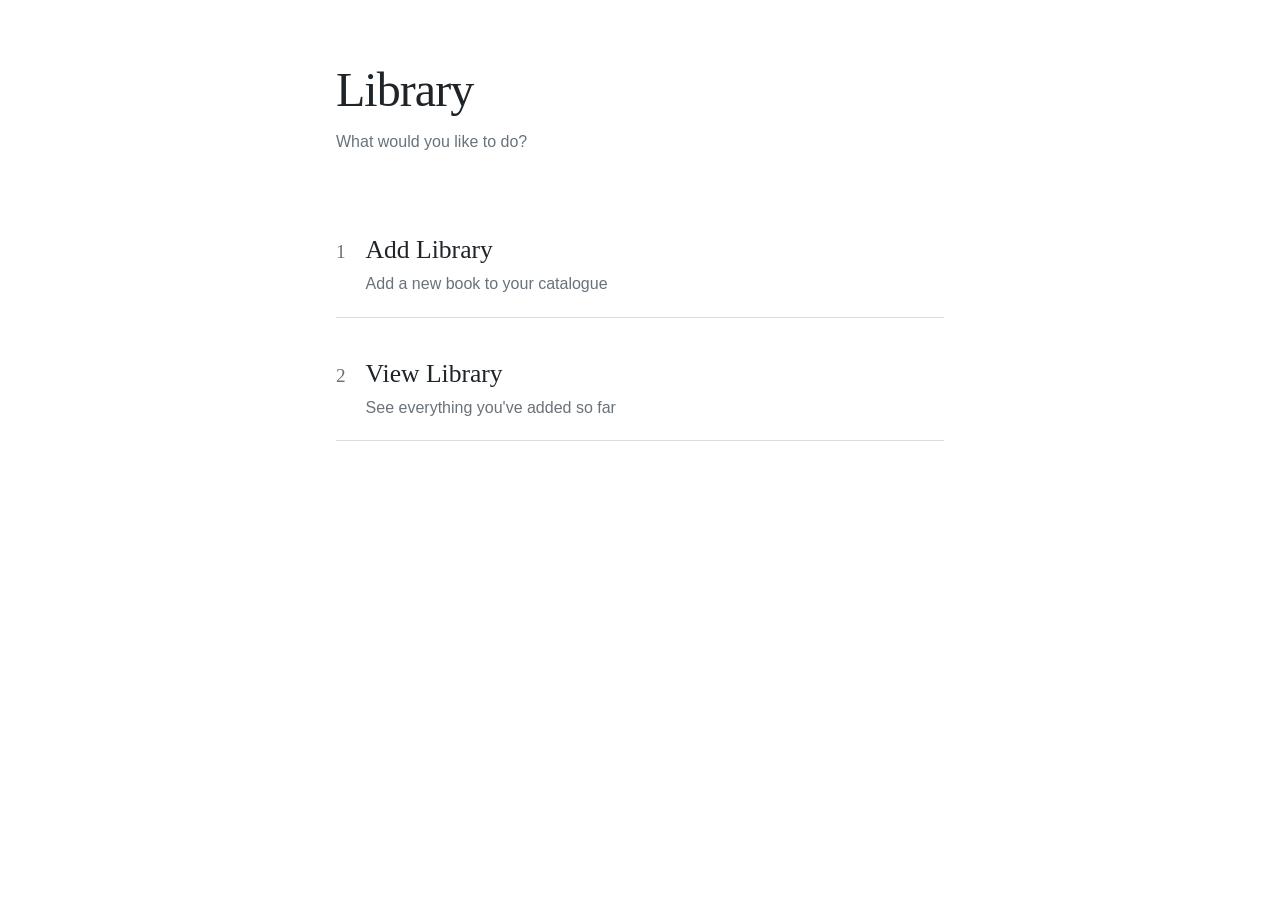
<file: Library/index.html>
<!DOCTYPE html>
<html lang="en">
<head>
  <meta charset="UTF-8">
  <meta name="viewport" content="width=device-width, initial-scale=1">
  <title>Library</title>
  <link rel="stylesheet" href="wp.css">
</head>
<body>
  <main>
    <header>
      <h1>Library</h1>
      <p>What would you like to do?</p>
    </header>

    <nav class="choices" aria-label="Library options">
      <a class="choice" href="library.html#book-form">
        <span class="num">1</span>
        <span class="label">Add Library</span>
        <span class="hint">Add a new book to your catalogue</span>
      </a>
      <a class="choice" href="library.html#catalogue-heading">
        <span class="num">2</span>
        <span class="label">View Library</span>
        <span class="hint">See everything you've added so far</span>
      </a>
    </nav>
  </main>
</body>
</html>
</file>
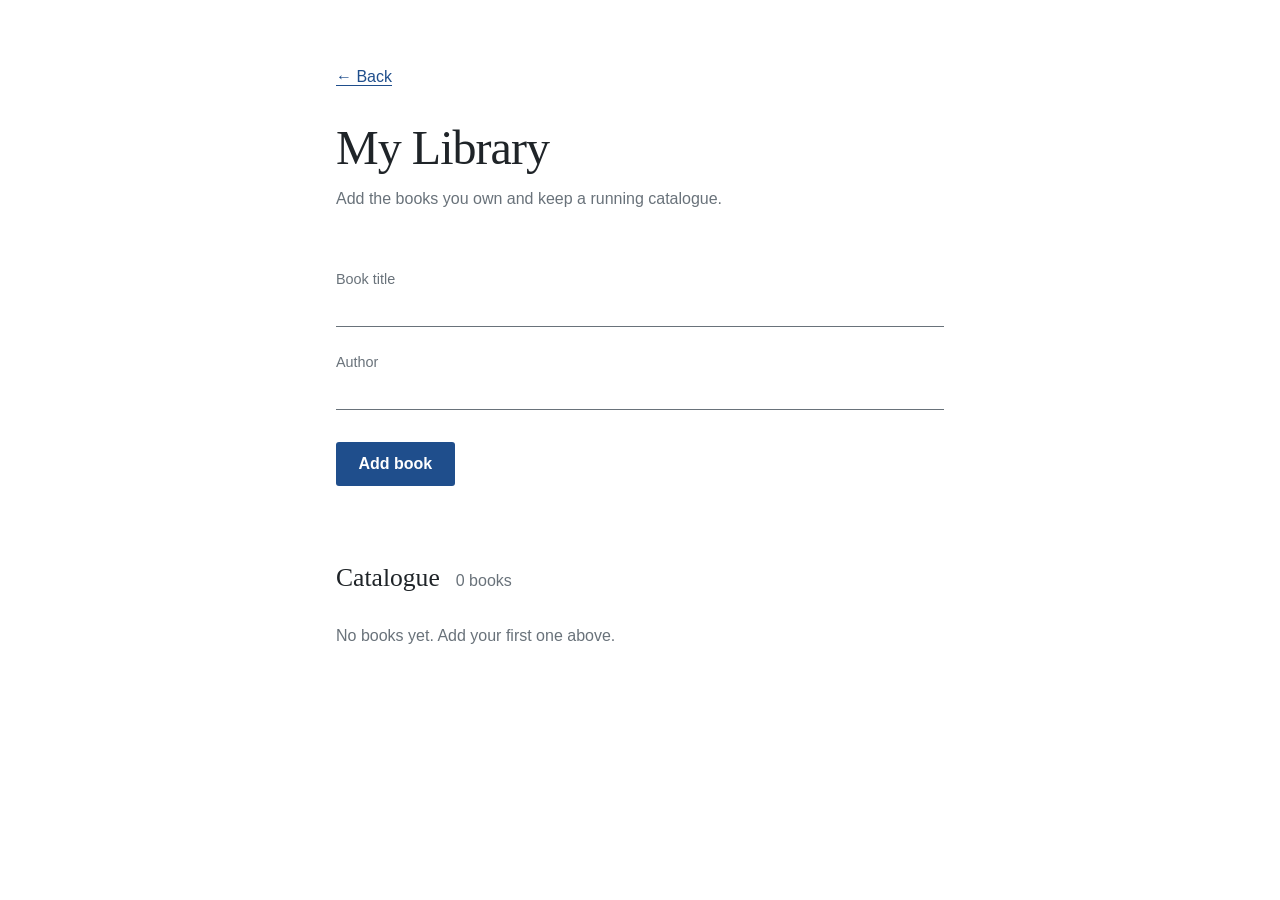
<file: Library/library.html>
<!DOCTYPE html>
<html lang="en">
<head>
  <meta charset="UTF-8">
  <meta name="viewport" content="width=device-width, initial-scale=1">
  <title>My Library</title>
  <link rel="stylesheet" href="wp.css">
</head>
<body>
  <main>
  <a class="back" href="index.html">← Back</a>
  <header>
  <main>
    <header>
      <h1>My Library</h1>
      <p>Add the books you own and keep a running catalogue.</p>
    </header>

    <form id="book-form">
      <label for="title">Book title</label>
      <input id="title" name="title" type="text" autocomplete="off" required>

      <label for="author">Author</label>
      <input id="author" name="author" type="text" autocomplete="off" required>

      <button type="submit">Add book</button>
    </form>

    <section aria-labelledby="catalogue-heading">
      <div class="heading-row">
        <h2 id="catalogue-heading">Catalogue</h2>
        <p id="summary">0 books</p>
        <button type="button" id="download" class="link" hidden>Download books.csv</button>
      </div>

      <ol id="book-list"></ol>
      <p id="empty">No books yet. Add your first one above.</p>
    </section>
  </main>

  <script>
    const form = document.getElementById("book-form");
    const list = document.getElementById("book-list");
    const empty = document.getElementById("empty");
    const summary = document.getElementById("summary");
    const download = document.getElementById("download");

    let books = [];
    try {
      books = JSON.parse(localStorage.getItem("books")) || [];
    } catch (e) {
      books = [];
    }

    function render() {
      list.innerHTML = "";
      books.forEach((book) => {
        const li = document.createElement("li");

        const title = document.createElement("span");
        title.className = "title";
        title.textContent = book.title;

        const leader = document.createElement("span");
        leader.className = "leader";
        leader.setAttribute("aria-hidden", "true");

        const author = document.createElement("span");
        author.className = "author";
        author.textContent = book.author;

        li.append(title, leader, author);
        list.appendChild(li);
      });

      summary.textContent = books.length + (books.length === 1 ? " book" : " books");
      empty.hidden = books.length > 0;
      download.hidden = books.length === 0;
    }

    form.addEventListener("submit", (event) => {
      event.preventDefault();
      books.push({
        title: form.title.value.trim(),
        author: form.author.value.trim()
      });
      try {
        localStorage.setItem("books", JSON.stringify(books));
      } catch (e) {}
      form.reset();
      form.title.focus();
      render();
    });

    // Same two-column layout as the Python program's books.csv
    download.addEventListener("click", () => {
      const quote = (text) => '"' + text.replace(/"/g, '""') + '"';
      const csv = books.map((b) => quote(b.title) + "," + quote(b.author)).join("\r\n") + "\r\n";
      const url = URL.createObjectURL(new Blob([csv], { type: "text/csv" }));
      const a = document.createElement("a");
      a.href = url;
      a.download = "books.csv";
      a.click();
      URL.revokeObjectURL(url);
    });

    render();
  </script>
</body>
</html>
</file>
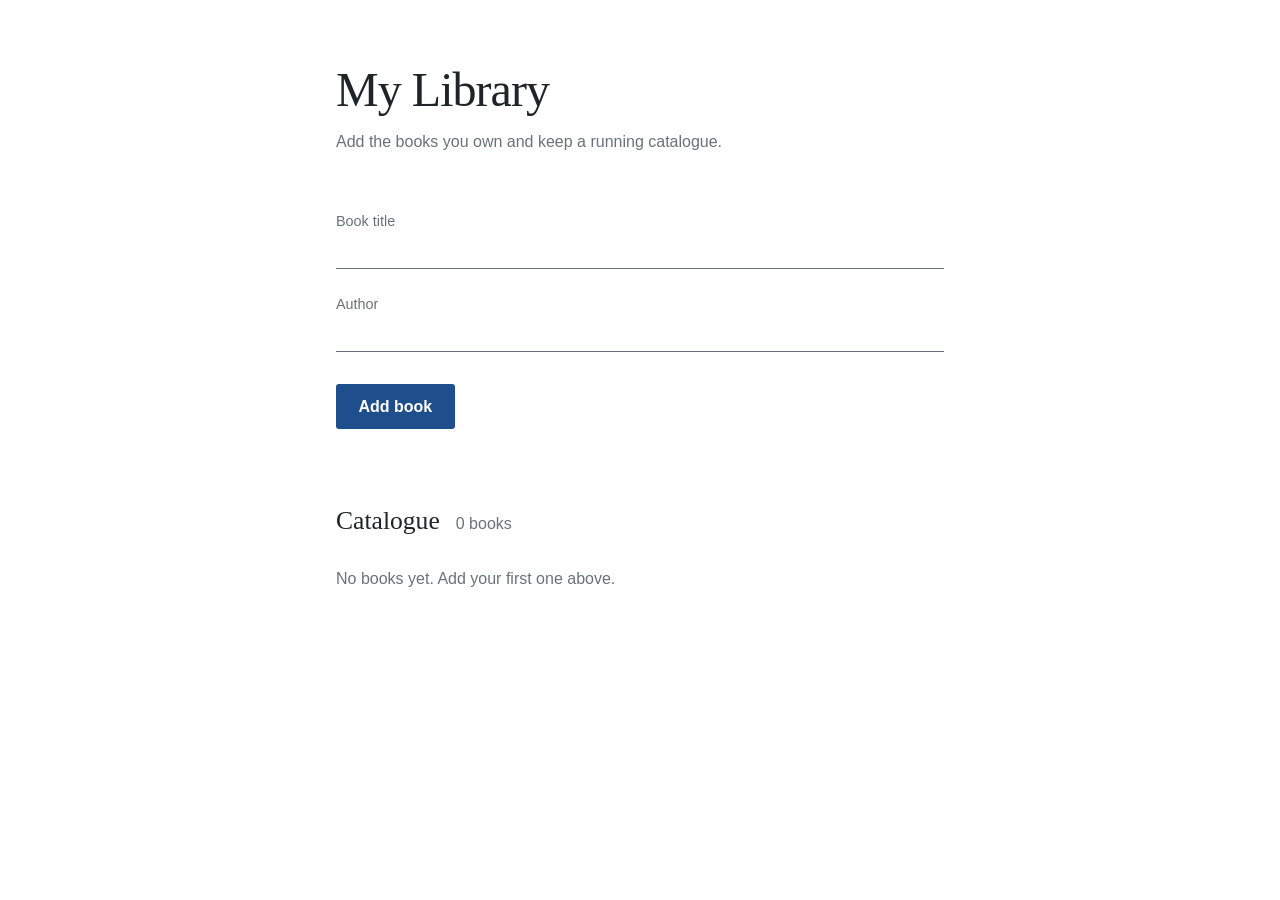
<file: Library/webpage.html>
<!DOCTYPE html>
<html lang="en">
<head>
  <meta charset="UTF-8">
  <meta name="viewport" content="width=device-width, initial-scale=1">
  <title>My Library</title>
  <link rel="stylesheet" href="wp.css">
</head>
<body>
  <main>
    <header>
      <h1>My Library</h1>
      <p>Add the books you own and keep a running catalogue.</p>
    </header>

    <form id="book-form">
      <label for="title">Book title</label>
      <input id="title" name="title" type="text" autocomplete="off" required>

      <label for="author">Author</label>
      <input id="author" name="author" type="text" autocomplete="off" required>

      <button type="submit">Add book</button>
    </form>

    <section aria-labelledby="catalogue-heading">
      <div class="heading-row">
        <h2 id="catalogue-heading">Catalogue</h2>
        <p id="summary">0 books</p>
        <button type="button" id="download" class="link" hidden>Download books.csv</button>
      </div>

      <ol id="book-list"></ol>
      <p id="empty">No books yet. Add your first one above.</p>
    </section>
  </main>

  <script>
    const form = document.getElementById("book-form");
    const list = document.getElementById("book-list");
    const empty = document.getElementById("empty");
    const summary = document.getElementById("summary");
    const download = document.getElementById("download");

    let books = [];
    try {
      books = JSON.parse(localStorage.getItem("books")) || [];
    } catch (e) {
      books = [];
    }

    function render() {
      list.innerHTML = "";
      books.forEach((book) => {
        const li = document.createElement("li");

        const title = document.createElement("span");
        title.className = "title";
        title.textContent = book.title;

        const leader = document.createElement("span");
        leader.className = "leader";
        leader.setAttribute("aria-hidden", "true");

        const author = document.createElement("span");
        author.className = "author";
        author.textContent = book.author;

        li.append(title, leader, author);
        list.appendChild(li);
      });

      summary.textContent = books.length + (books.length === 1 ? " book" : " books");
      empty.hidden = books.length > 0;
      download.hidden = books.length === 0;
    }

    form.addEventListener("submit", (event) => {
      event.preventDefault();
      books.push({
        title: form.title.value.trim(),
        author: form.author.value.trim()
      });
      try {
        localStorage.setItem("books", JSON.stringify(books));
      } catch (e) {}
      form.reset();
      form.title.focus();
      render();
    });

    // Same two-column layout as the Python program's books.csv
    download.addEventListener("click", () => {
      const quote = (text) => '"' + text.replace(/"/g, '""') + '"';
      const csv = books.map((b) => quote(b.title) + "," + quote(b.author)).join("\r\n") + "\r\n";
      const url = URL.createObjectURL(new Blob([csv], { type: "text/csv" }));
      const a = document.createElement("a");
      a.href = url;
      a.download = "books.csv";
      a.click();
      URL.revokeObjectURL(url);
    });

    render();
  </script>
</body>
</html>
</file>
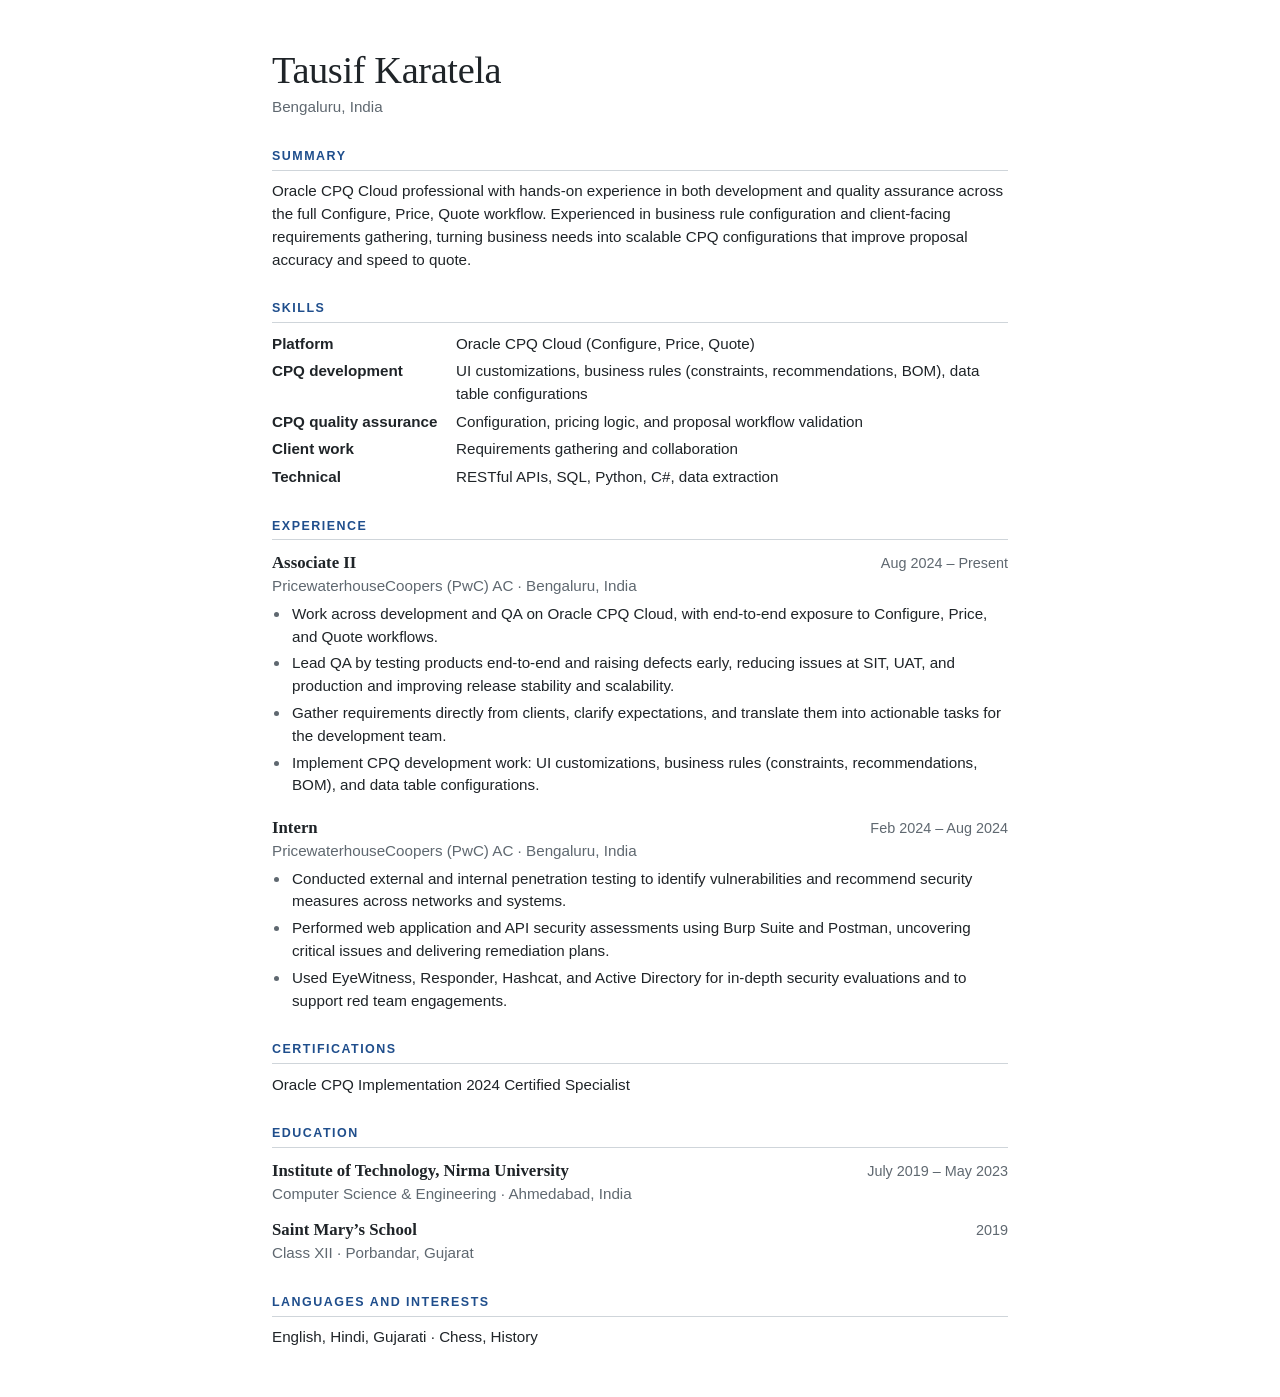
<file: MyResume/resume.html>
<!DOCTYPE html>
<html lang="en">
<head>
  <meta charset="UTF-8">
  <meta name="viewport" content="width=device-width, initial-scale=1">
  <title>Tausif Karatela – Resume</title>
  <link rel="stylesheet" href="resume.css">
</head>
<body>
  <main>
    <header>
      <h1>Tausif Karatela</h1>
      <p class="contact">Bengaluru, India</p>
    </header>

    <section>
      <h2>Summary</h2>
      <p>Oracle CPQ Cloud professional with hands-on experience in both development and quality assurance across the full Configure, Price, Quote workflow. Experienced in business rule configuration and client-facing requirements gathering, turning business needs into scalable CPQ configurations that improve proposal accuracy and speed to quote.</p>
    </section>

    <section>
      <h2>Skills</h2>
      <dl>
        <dt>Platform</dt>
        <dd>Oracle CPQ Cloud (Configure, Price, Quote)</dd>
        <dt>CPQ development</dt>
        <dd>UI customizations, business rules (constraints, recommendations, BOM), data table configurations</dd>
        <dt>CPQ quality assurance</dt>
        <dd>Configuration, pricing logic, and proposal workflow validation</dd>
        <dt>Client work</dt>
        <dd>Requirements gathering and collaboration</dd>
        <dt>Technical</dt>
        <dd>RESTful APIs, SQL, Python, C#, data extraction</dd>
      </dl>
    </section>

    <section>
      <h2>Experience</h2>

      <article>
        <div class="row">
          <h3>Associate II</h3>
          <p class="date">Aug 2024 – Present</p>
        </div>
        <p class="org">PricewaterhouseCoopers (PwC) AC · Bengaluru, India</p>
        <ul>
          <li>Work across development and QA on Oracle CPQ Cloud, with end-to-end exposure to Configure, Price, and Quote workflows.</li>
          <li>Lead QA by testing products end-to-end and raising defects early, reducing issues at SIT, UAT, and production and improving release stability and scalability.</li>
          <li>Gather requirements directly from clients, clarify expectations, and translate them into actionable tasks for the development team.</li>
          <li>Implement CPQ development work: UI customizations, business rules (constraints, recommendations, BOM), and data table configurations.</li>
        </ul>
      </article>

      <article>
        <div class="row">
          <h3>Intern</h3>
          <p class="date">Feb 2024 – Aug 2024</p>
        </div>
        <p class="org">PricewaterhouseCoopers (PwC) AC · Bengaluru, India</p>
        <ul>
          <li>Conducted external and internal penetration testing to identify vulnerabilities and recommend security measures across networks and systems.</li>
          <li>Performed web application and API security assessments using Burp Suite and Postman, uncovering critical issues and delivering remediation plans.</li>
          <li>Used EyeWitness, Responder, Hashcat, and Active Directory for in-depth security evaluations and to support red team engagements.</li>
        </ul>
      </article>
    </section>

    <section>
      <h2>Certifications</h2>
      <div class="row">
        <p>Oracle CPQ Implementation 2024 Certified Specialist</p>
      </div>
    </section>

    <section>
      <h2>Education</h2>

      <div class="row">
        <h3>Institute of Technology, Nirma University</h3>
        <p class="date">July 2019 – May 2023</p>
      </div>
      <p class="org">Computer Science &amp; Engineering · Ahmedabad, India</p>

      <div class="row">
        <h3>Saint Mary’s School</h3>
        <p class="date">2019</p>
      </div>
      <p class="org">Class XII · Porbandar, Gujarat</p>
    </section>

    <section>
      <h2>Languages and Interests</h2>
      <p>English, Hindi, Gujarati · Chess, History</p>
    </section>
  </main>
</body>
</html>
</file>
<file: Library/wp.css>
:root {
  --ink: #1f2428;
  --muted: #69727a;
  --accent: #1f4e8c;
  --rule: #d8dce0;
  --serif: Georgia, "Times New Roman", serif;
  --sans: "Segoe UI", Helvetica, Arial, sans-serif;
}

* { box-sizing: border-box; }

body {
  margin: 0;
  padding: 4rem 1.5rem 5rem;
  background: #fff;
  color: var(--ink);
  font-family: var(--sans);
  font-size: 1rem;
  line-height: 1.6;
}

main { max-width: 38rem; margin: 0 auto; }

/* ---------- heading ---------- */
h1 {
  margin: 0;
  font-family: var(--serif);
  font-size: 3rem;
  font-weight: 400;
  line-height: 1.1;
  letter-spacing: -0.02em;
}
header p { margin: 0.75rem 0 0; color: var(--muted); }

/* ---------- form ---------- */
form { margin-top: 3.5rem; }

label {
  display: block;
  margin-top: 1.5rem;
  color: var(--muted);
  font-size: 0.9rem;
}

input {
  width: 100%;
  padding: 0.35rem 0 0.45rem;
  border: 0;
  border-bottom: 1px solid var(--muted);
  border-radius: 0;
  background: transparent;
  color: var(--ink);
  font-family: var(--serif);
  font-size: 1.2rem;
}
input:focus { outline: none; border-bottom: 2px solid var(--accent); padding-bottom: calc(0.45rem - 1px); }

button[type="submit"] {
  margin-top: 2rem;
  padding: 0.6rem 1.4rem;
  border: 0;
  border-radius: 3px;
  background: var(--accent);
  color: #fff;
  font: inherit;
  font-weight: 600;
  cursor: pointer;
}
button[type="submit"]:hover { background: #173d6e; }
button:focus-visible { outline: 3px solid #e0a82e; outline-offset: 3px; }

/* ---------- catalogue ---------- */
section { margin-top: 4.5rem; }

.heading-row {
  display: flex;
  flex-wrap: wrap;
  align-items: baseline;
  gap: 0.25rem 1rem;
  margin-bottom: 1.5rem;
}
h2 {
  margin: 0;
  font-family: var(--serif);
  font-size: 1.6rem;
  font-weight: 400;
}
#summary { margin: 0; color: var(--muted); }

.link {
  margin-left: auto;
  padding: 0;
  border: 0;
  background: none;
  color: var(--accent);
  font: inherit;
  text-decoration: underline;
  text-underline-offset: 3px;
  cursor: pointer;
}
.link[hidden] { display: none; }

ol { margin: 0; padding: 0; list-style: none; }

li {
  display: flex;
  align-items: baseline;
  gap: 0.5rem;
  padding: 0.55rem 0;
}
.title { font-family: var(--serif); font-size: 1.15rem; }
.leader { flex: 1; min-width: 1.5rem; border-bottom: 2px dotted var(--rule); transform: translateY(-0.25rem); }
.author { color: var(--muted); text-align: right; }

#empty { margin: 0; color: var(--muted); }

/* ---------- landing page ---------- */
.choices { margin-top: 3.5rem; display: grid; gap: 1rem; }

.choice {
  display: grid;
  grid-template-columns: auto 1fr;
  column-gap: 1.25rem;
  align-items: baseline;
  padding: 1.25rem 0;
  border-bottom: 1px solid var(--rule);
  color: inherit;
  text-decoration: none;
}
.choice:hover .label { color: var(--accent); }
.choice:focus-visible { outline: 3px solid #e0a82e; outline-offset: 4px; }

.choice .num { font-family: var(--serif); font-size: 1.2rem; color: var(--muted); grid-row: span 2; }
.choice .label { font-family: var(--serif); font-size: 1.6rem; }
.choice .hint { color: var(--muted); }

.back {
  display: inline-block;
  margin-bottom: 2rem;
  color: var(--accent);
  text-underline-offset: 3px;
}

#book-form, #catalogue-heading { scroll-margin-top: 2rem; }

/* ---------- small screens ---------- */
@media (max-width: 480px) {
  body { padding-top: 2.5rem; }
  h1 { font-size: 2.3rem; }
  li { flex-direction: column; gap: 0; }
  .leader { display: none; }
  .author { text-align: left; }
}
</file>
<file: MyResume/resume.css>
:root {
  --ink: #1f2428;
  --muted: #5f6870;
  --accent: #1f4e8c;
  --rule: #cfd5da;
  --serif: Georgia, "Times New Roman", serif;
  --sans: "Segoe UI", Helvetica, Arial, sans-serif;
}

* { box-sizing: border-box; }

body {
  margin: 0;
  padding: 3rem 1.5rem;
  background: #fff;
  color: var(--ink);
  font-family: var(--sans);
  font-size: 0.95rem;
  line-height: 1.5;
}

main { max-width: 46rem; margin: 0 auto; }

/* ---------- header ---------- */
h1 {
  margin: 0;
  font-family: var(--serif);
  font-size: 2.4rem;
  font-weight: 400;
  line-height: 1.15;
  letter-spacing: -0.01em;
}
.contact { margin: 0.25rem 0 0; color: var(--muted); }

/* ---------- sections ---------- */
section { margin-top: 1.75rem; }

h2 {
  margin: 0 0 0.6rem;
  padding-bottom: 0.25rem;
  border-bottom: 1px solid var(--rule);
  color: var(--accent);
  font-size: 0.78rem;
  font-weight: 700;
  letter-spacing: 0.12em;
  text-transform: uppercase;
}

p { margin: 0; }

/* ---------- rows: title left, date right ---------- */
.row {
  display: flex;
  justify-content: space-between;
  align-items: baseline;
  gap: 1rem;
}
h3 {
  margin: 0;
  font-family: var(--serif);
  font-size: 1.05rem;
  font-weight: 700;
}
.date { color: var(--muted); white-space: nowrap; font-size: 0.9rem; }
.org { color: var(--muted); margin-bottom: 0.3rem; }

article { margin-bottom: 1.1rem; }
article:last-child { margin-bottom: 0; }

section > .row + .org { margin-bottom: 0.7rem; }

ul { margin: 0.3rem 0 0; padding-left: 1.15rem; }
li { margin-bottom: 0.25rem; padding-left: 0.1rem; }
li::marker { color: var(--muted); }

/* ---------- skills ---------- */
dl {
  display: grid;
  grid-template-columns: 10.5rem 1fr;
  gap: 0.3rem 1rem;
  margin: 0;
}
dt { font-weight: 600; }
dd { margin: 0; }

/* ---------- small screens ---------- */
@media (max-width: 560px) {
  body { padding: 2rem 1.1rem; }
  h1 { font-size: 2rem; }
  dl { grid-template-columns: 1fr; gap: 0; }
  dd { margin-bottom: 0.5rem; }
  .row { flex-direction: column; gap: 0; }
}

/* ---------- print: one A4 page ---------- */
@page { size: A4; margin: 14mm 16mm; }

@media print {
  body { padding: 0; font-size: 10pt; line-height: 1.4; }
  main { max-width: none; }
  h1 { font-size: 24pt; }
  h3 { font-size: 10.5pt; }
  section { margin-top: 12pt; }
  h2 { font-size: 8pt; }
  article, .row { break-inside: avoid; }
  .row { flex-direction: row; }
  dl { grid-template-columns: 10.5rem 1fr; gap: 2pt 1rem; }
  dd { margin-bottom: 0; }
}
</file>
